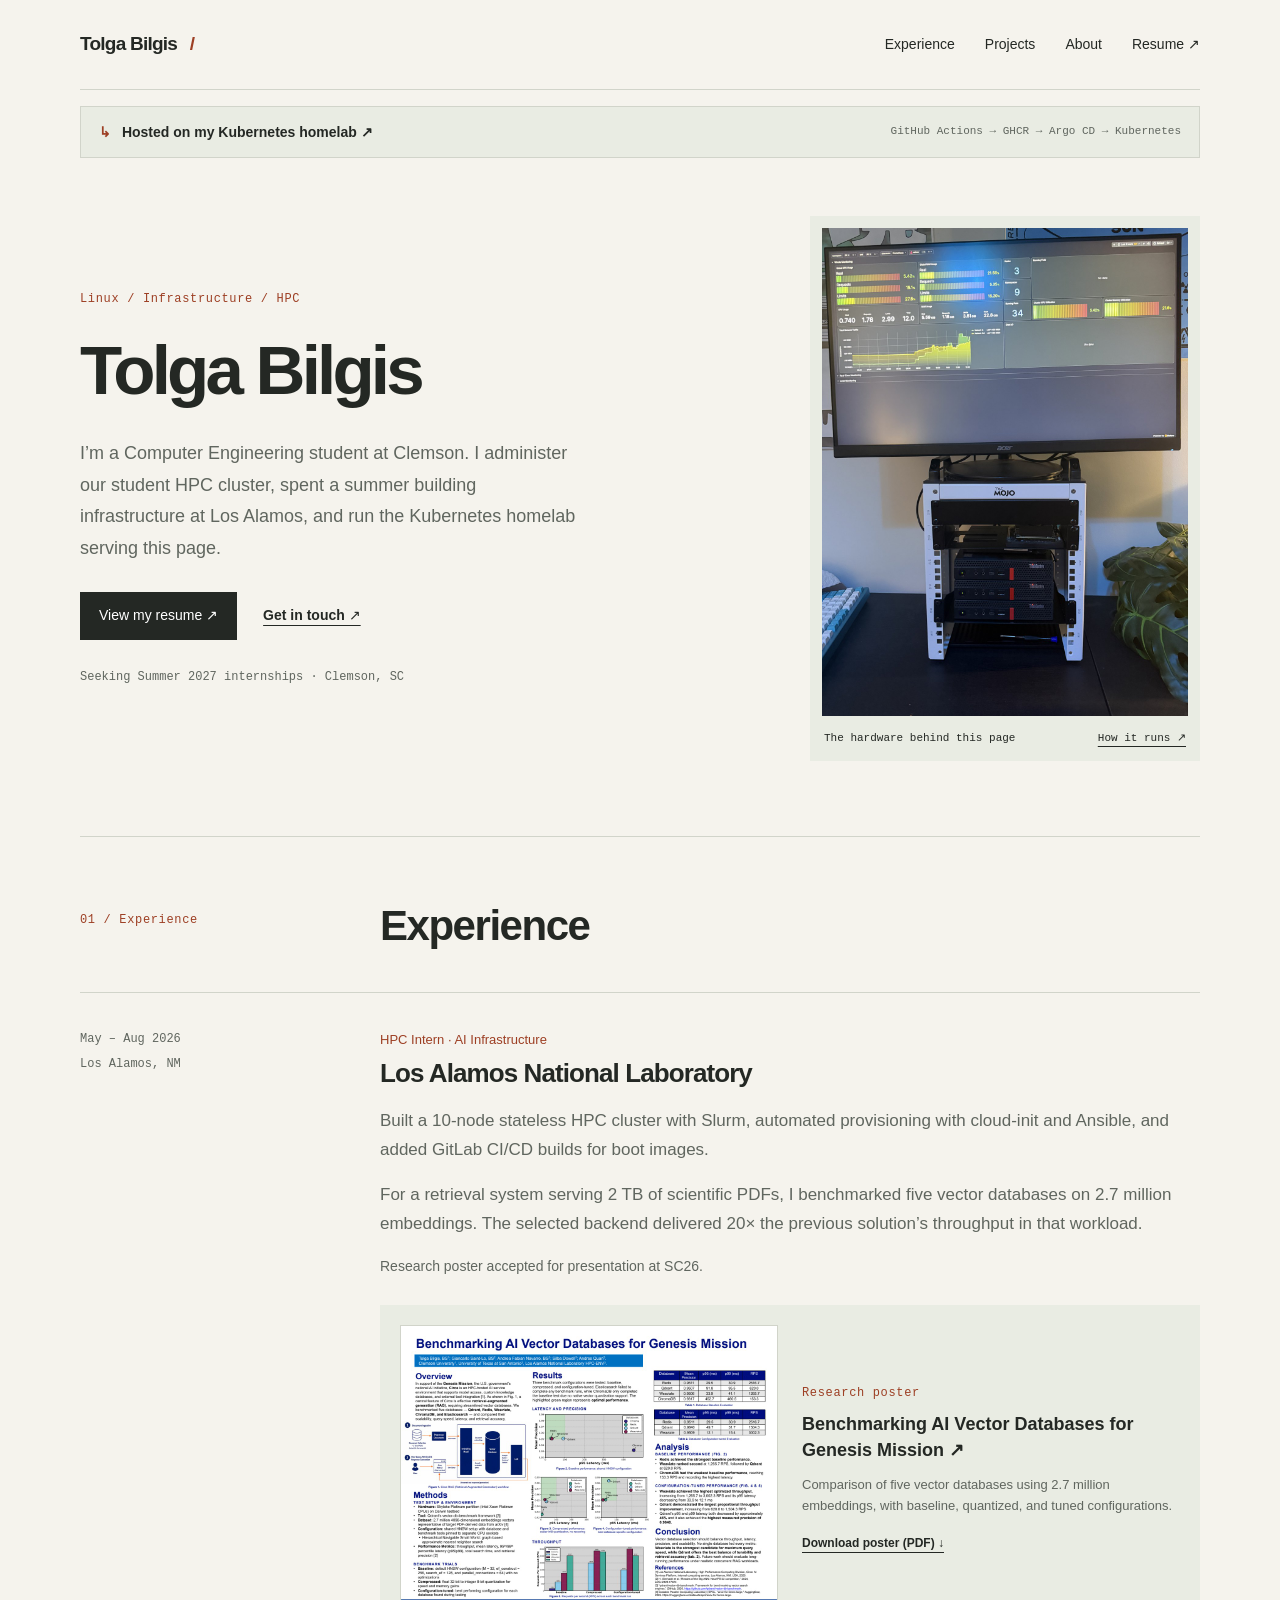
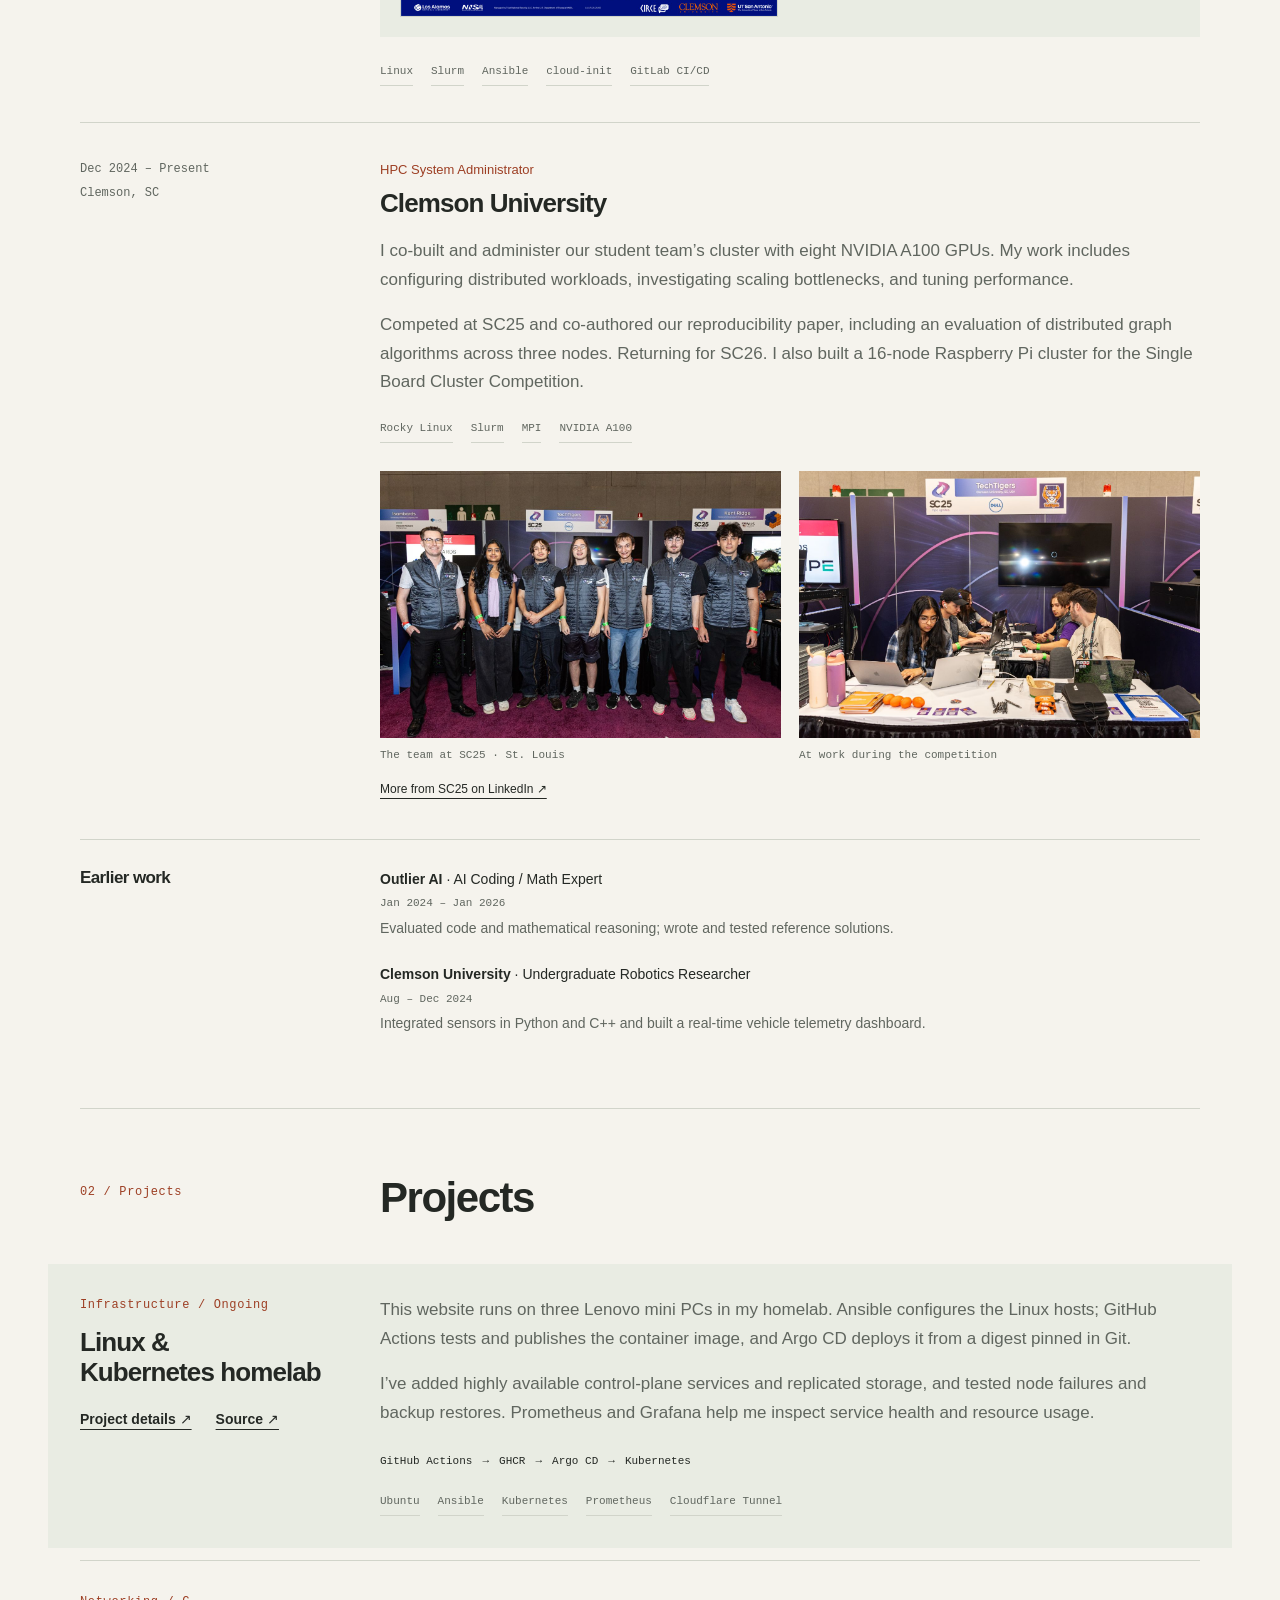
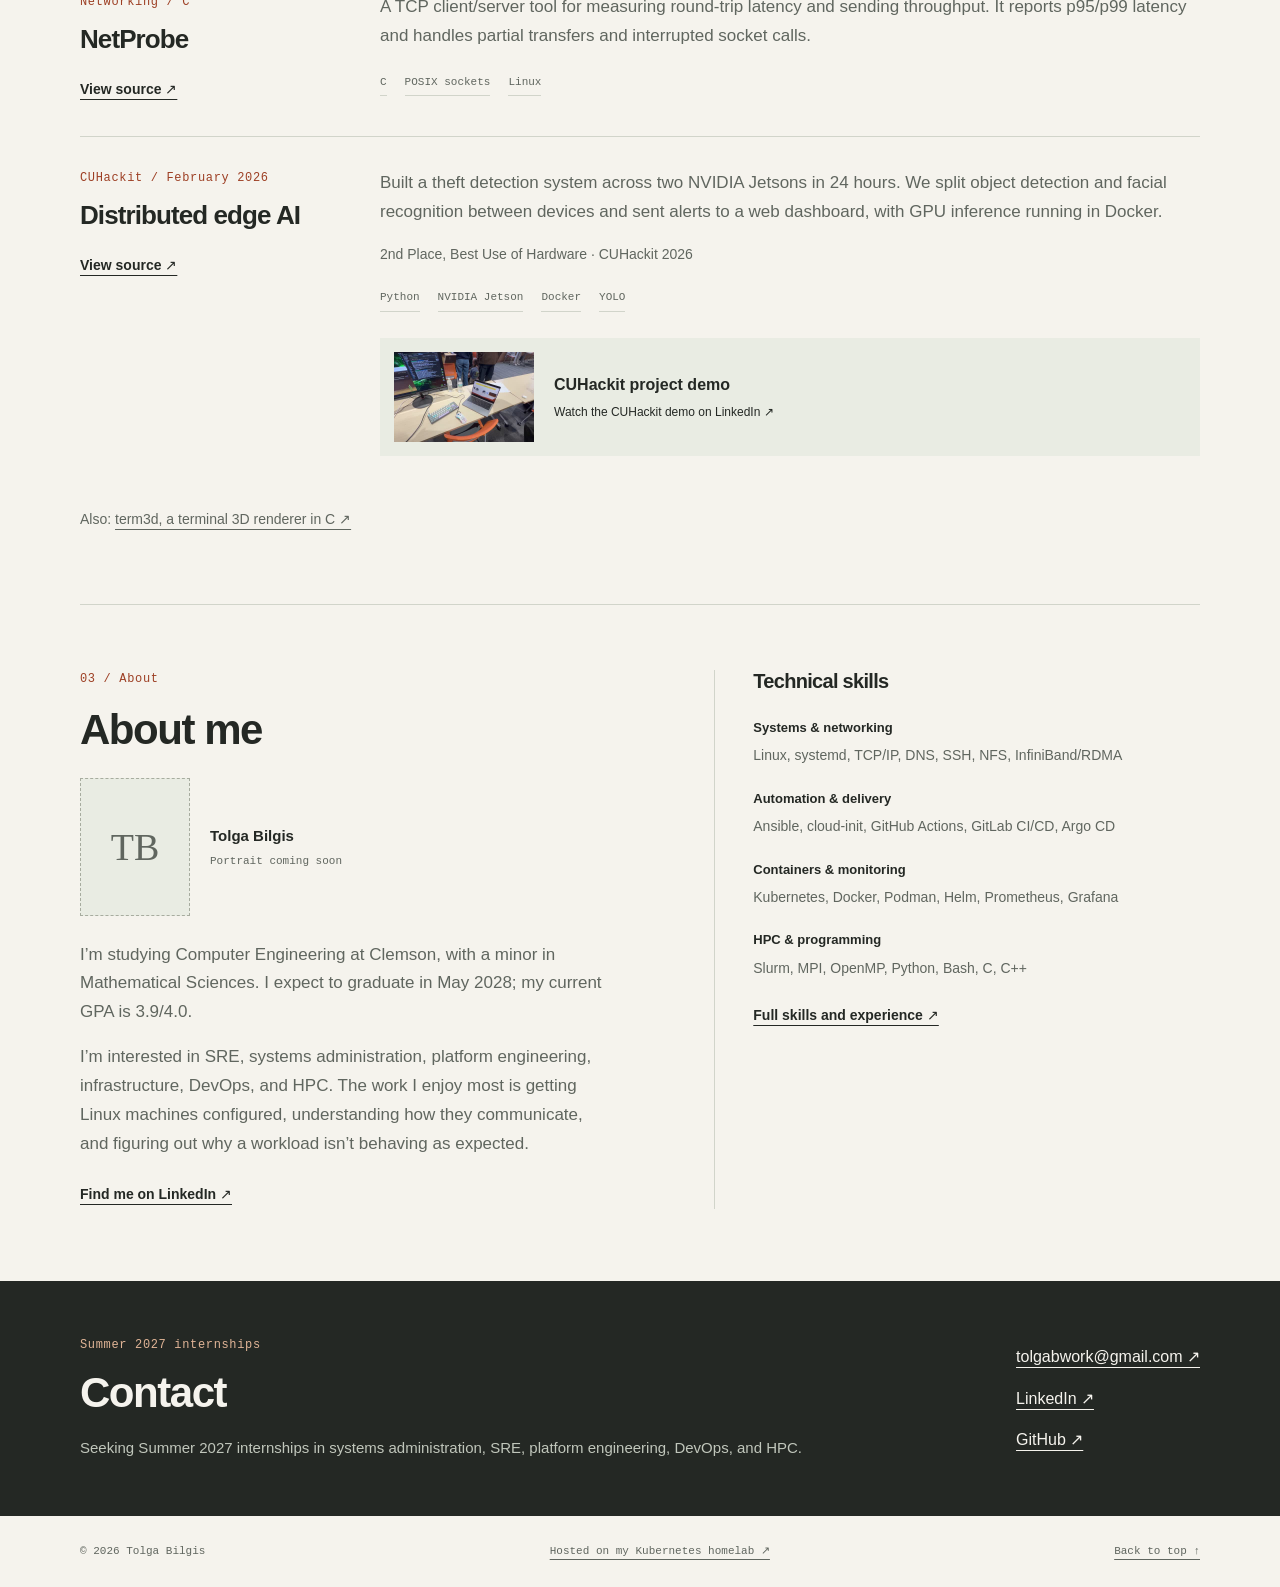
<file: index.html>
<!doctype html>
<html lang="en"><head><meta charset="utf-8"><meta name="viewport" content="width=device-width, initial-scale=1">
<meta name="description" content="Tolga Bilgis: Clemson Computer Engineering student, LANL HPC intern, and cluster administrator. Linux, Kubernetes, infrastructure automation, and HPC.">
<meta name="theme-color" content="#f5f3ed"><title>Tolga Bilgis | Systems & Infrastructure</title><link rel="icon" href="favicon.svg" type="image/svg+xml"><link rel="stylesheet" href="assets/styles.31947b52ca5a.css"><script src="assets/script.730c7ab6c1cc.js" defer></script></head><body>
<a class="skip-link" href="#main">Skip to content</a>
<header class="site-header container"><a class="wordmark" href="index.html">Tolga Bilgis<span class="mark"> / </span></a><button class="menu-toggle" aria-expanded="false" aria-controls="navigation" hidden>Menu</button><nav id="navigation" aria-label="Main navigation"><a href="index.html#experience">Experience</a><a href="index.html#work">Projects</a><a href="index.html#about">About</a><a href="assets/Tolga-Bilgis-Resume.6affb9c1d005.pdf">Resume ↗</a></nav></header>
<main id="main">
<div class="hosting-strip container"><a href="homelab.html"><span class="hosting-mark" aria-hidden="true">↳</span> Hosted on my Kubernetes homelab <span aria-hidden="true">↗</span></a><span>GitHub Actions → GHCR → Argo CD → Kubernetes</span></div>
<section class="hero container" aria-labelledby="intro-title"><div class="hero-copy"><p class="eyebrow">Linux / Infrastructure / HPC</p><h1 id="intro-title">Tolga Bilgis</h1><p class="intro">I’m a Computer Engineering student at Clemson. I administer our student HPC cluster, spent a summer building infrastructure at Los Alamos, and run the Kubernetes homelab serving this page.</p><div class="hero-actions"><a class="button" href="assets/Tolga-Bilgis-Resume.6affb9c1d005.pdf">View my resume ↗</a><a class="text-link" href="mailto:tolgabwork@gmail.com">Get in touch ↗</a></div><p class="availability">Seeking Summer 2027 internships <span>· Clemson, SC</span></p></div><figure class="lab-photo"><img src="assets/homelab-rack.jpeg" alt="My three Lenovo ThinkCentre homelab nodes below a monitor displaying Grafana." width="1200" height="1600" fetchpriority="high"><figcaption><span>The hardware behind this page</span><a href="homelab.html">How it runs ↗</a></figcaption></figure></section>
<section id="experience" class="section container" aria-labelledby="experience-title"><div class="section-heading"><p class="eyebrow">01 / Experience</p><h2 id="experience-title">Experience</h2></div>
<article class="experience-row"><div class="entry-meta"><p>May – Aug 2026</p><span>Los Alamos, NM</span></div><div><p class="role">HPC Intern · AI Infrastructure</p><h3>Los Alamos National Laboratory</h3><p>Built a 10-node stateless HPC cluster with Slurm, automated provisioning with cloud-init and Ansible, and added GitLab CI/CD builds for boot images.</p><p>For a retrieval system serving 2 TB of scientific PDFs, I benchmarked five vector databases on 2.7 million embeddings. The selected backend delivered 20× the previous solution’s throughput in that workload.</p><p class="entry-note">Research poster accepted for presentation at SC26.</p><figure class="research-poster"><a href="assets/BenchmarkingAIVectorDatabasesForGenesisMission.pdf" aria-label="Open research poster: Benchmarking AI Vector Databases for Genesis Mission"><img src="assets/lanl-research-poster.jpg" alt="Research poster comparing vector database throughput, latency, precision, and scalability for the Genesis Mission." width="1200" height="928" loading="lazy"></a><figcaption><span class="eyebrow">Research poster</span><a class="poster-title" href="assets/BenchmarkingAIVectorDatabasesForGenesisMission.pdf">Benchmarking AI Vector Databases for Genesis Mission ↗</a><p>Comparison of five vector databases using 2.7 million embeddings, with baseline, quantized, and tuned configurations.</p><a class="text-link" href="assets/BenchmarkingAIVectorDatabasesForGenesisMission.pdf" download>Download poster (PDF) ↓</a></figcaption></figure><ul class="tools" aria-label="LANL technologies"><li>Linux</li><li>Slurm</li><li>Ansible</li><li>cloud-init</li><li>GitLab CI/CD</li></ul></div></article>
<article class="experience-row"><div class="entry-meta"><p>Dec 2024 – Present</p><span>Clemson, SC</span></div><div><p class="role">HPC System Administrator</p><h3>Clemson University</h3><p>I co-built and administer our student team’s cluster with eight NVIDIA A100 GPUs. My work includes configuring distributed workloads, investigating scaling bottlenecks, and tuning performance.</p><p>Competed at SC25 and co-authored our reproducibility paper, including an evaluation of distributed graph algorithms across three nodes. Returning for SC26. I also built a 16-node Raspberry Pi cluster for the Single Board Cluster Competition.</p><ul class="tools" aria-label="Clemson technologies"><li>Rocky Linux</li><li>Slurm</li><li>MPI</li><li>NVIDIA A100</li></ul><div class="experience-photos"><figure><a href="assets/sc25-team.jpg" aria-label="View the SC25 team photo"><img src="assets/sc25-team.jpg" alt="Clemson's student cluster team at the SC25 competition booth." width="1280" height="853" loading="lazy"></a><figcaption>The team at SC25 · St. Louis</figcaption></figure><figure><a href="assets/sc25-at-work.jpg" aria-label="View the SC25 competition photo"><img src="assets/sc25-at-work.jpg" alt="Clemson teammates working on laptops beside the cluster during SC25." width="1280" height="853" loading="lazy"></a><figcaption>At work during the competition</figcaption></figure></div><a class="media-source" href="https://www.linkedin.com/feed/update/urn:li:activity:7399615057598300161/">More from SC25 on LinkedIn ↗</a></div></article>
<div class="earlier-work"><h3>Earlier work</h3><div><p><strong>Outlier AI</strong> · AI Coding / Math Expert <span class="date">Jan 2024 – Jan 2026</span></p><p>Evaluated code and mathematical reasoning; wrote and tested reference solutions.</p></div><div><p><strong>Clemson University</strong> · Undergraduate Robotics Researcher <span class="date">Aug – Dec 2024</span></p><p>Integrated sensors in Python and C++ and built a real-time vehicle telemetry dashboard.</p></div></div></section>
<section id="work" class="section container" aria-labelledby="work-title"><div class="section-heading"><p class="eyebrow">02 / Projects</p><h2 id="work-title">Projects</h2></div>
<article class="project featured"><div class="project-heading"><p class="eyebrow">Infrastructure / Ongoing</p><h3>Linux &amp;<br>Kubernetes homelab</h3><div class="project-links"><a class="text-link" href="homelab.html">Project details ↗</a><a class="text-link" href="https://github.com/TolgaBilgis/homelab">Source ↗</a></div></div><div><p>This website runs on three Lenovo mini PCs in my homelab. Ansible configures the Linux hosts; GitHub Actions tests and publishes the container image, and Argo CD deploys it from a digest pinned in Git.</p><p>I’ve added highly available control-plane services and replicated storage, and tested node failures and backup restores. Prometheus and Grafana help me inspect service health and resource usage.</p><div class="pipeline" aria-label="Deployment flow"><span>GitHub Actions</span><span aria-hidden="true">→</span><span>GHCR</span><span aria-hidden="true">→</span><span>Argo CD</span><span aria-hidden="true">→</span><span>Kubernetes</span></div><ul class="tools" aria-label="Homelab technologies"><li>Ubuntu</li><li>Ansible</li><li>Kubernetes</li><li>Prometheus</li><li>Cloudflare Tunnel</li></ul></div></article>
<article class="project"><div class="project-heading"><p class="eyebrow">Networking / C</p><h3>NetProbe</h3><a class="text-link" href="https://github.com/TolgaBilgis/NetProbe">View source ↗</a></div><div><p>A TCP client/server tool for measuring round-trip latency and sending throughput. It reports p95/p99 latency and handles partial transfers and interrupted socket calls.</p><ul class="tools" aria-label="NetProbe technologies"><li>C</li><li>POSIX sockets</li><li>Linux</li></ul></div></article>
<article class="project"><div class="project-heading"><p class="eyebrow">CUHackit / February 2026</p><h3>Distributed edge AI</h3><a class="text-link" href="https://github.com/coatlesss/Edge-AI-Parallel-Jetson-Surveillance-System">View source ↗</a></div><div><p>Built a theft detection system across two NVIDIA Jetsons in 24 hours. We split object detection and facial recognition between devices and sent alerts to a web dashboard, with GPU inference running in Docker.</p><p class="entry-note">2nd Place, Best Use of Hardware · CUHackit 2026</p><ul class="tools" aria-label="Edge AI technologies"><li>Python</li><li>NVIDIA Jetson</li><li>Docker</li><li>YOLO</li></ul><a class="demo-link" href="https://www.linkedin.com/feed/update/urn:li:activity:7438966141114314752/"><img src="assets/cuhackit-demo.jpg" alt="Preview of the CUHackit edge AI demonstration." width="400" height="225" loading="lazy"><span><strong>CUHackit project demo</strong><span>Watch the CUHackit demo on LinkedIn ↗</span></span></a></div></article><p class="more-projects">Also: <a href="https://github.com/TolgaBilgis/term3d">term3d, a terminal 3D renderer in C ↗</a></p></section>
<section id="about" class="section container about" aria-labelledby="about-title"><div><p class="eyebrow">03 / About</p><h2 id="about-title">About me</h2><figure class="portrait-placeholder" aria-label="Placeholder for a portrait of Tolga Bilgis"><div class="portrait-monogram" aria-hidden="true">TB</div><figcaption><strong>Tolga Bilgis</strong><span>Portrait coming soon</span></figcaption></figure><p>I’m studying Computer Engineering at Clemson, with a minor in Mathematical Sciences. I expect to graduate in May 2028; my current GPA is 3.9/4.0.</p><p>I’m interested in SRE, systems administration, platform engineering, infrastructure, DevOps, and HPC. The work I enjoy most is getting Linux machines configured, understanding how they communicate, and figuring out why a workload isn’t behaving as expected.</p><a class="text-link" href="https://www.linkedin.com/in/tolgabilgis">Find me on LinkedIn ↗</a></div><div class="skills"><h3>Technical skills</h3><dl><dt>Systems &amp; networking</dt><dd>Linux, systemd, TCP/IP, DNS, SSH, NFS, InfiniBand/RDMA</dd><dt>Automation &amp; delivery</dt><dd>Ansible, cloud-init, GitHub Actions, GitLab CI/CD, Argo CD</dd><dt>Containers &amp; monitoring</dt><dd>Kubernetes, Docker, Podman, Helm, Prometheus, Grafana</dd><dt>HPC &amp; programming</dt><dd>Slurm, MPI, OpenMP, Python, Bash, C, C++</dd></dl><a class="text-link" href="assets/Tolga-Bilgis-Resume.6affb9c1d005.pdf">Full skills and experience ↗</a></div></section>
<section id="contact" class="contact-section"><div class="container contact-inner"><div><p class="eyebrow">Summer 2027 internships</p><h2>Contact</h2><p>Seeking Summer 2027 internships in systems administration, SRE, platform engineering, DevOps, and HPC.</p></div><div class="contact-links"><a href="mailto:tolgabwork@gmail.com">tolgabwork@gmail.com ↗</a><a href="https://www.linkedin.com/in/tolgabilgis">LinkedIn ↗</a><a href="https://github.com/TolgaBilgis">GitHub ↗</a></div></div></section></main><footer class="container site-footer"><span>© <span data-year>2026</span> Tolga Bilgis</span><a href="homelab.html">Hosted on my Kubernetes homelab ↗</a><a href="#">Back to top ↑</a></footer></body></html>
</file>
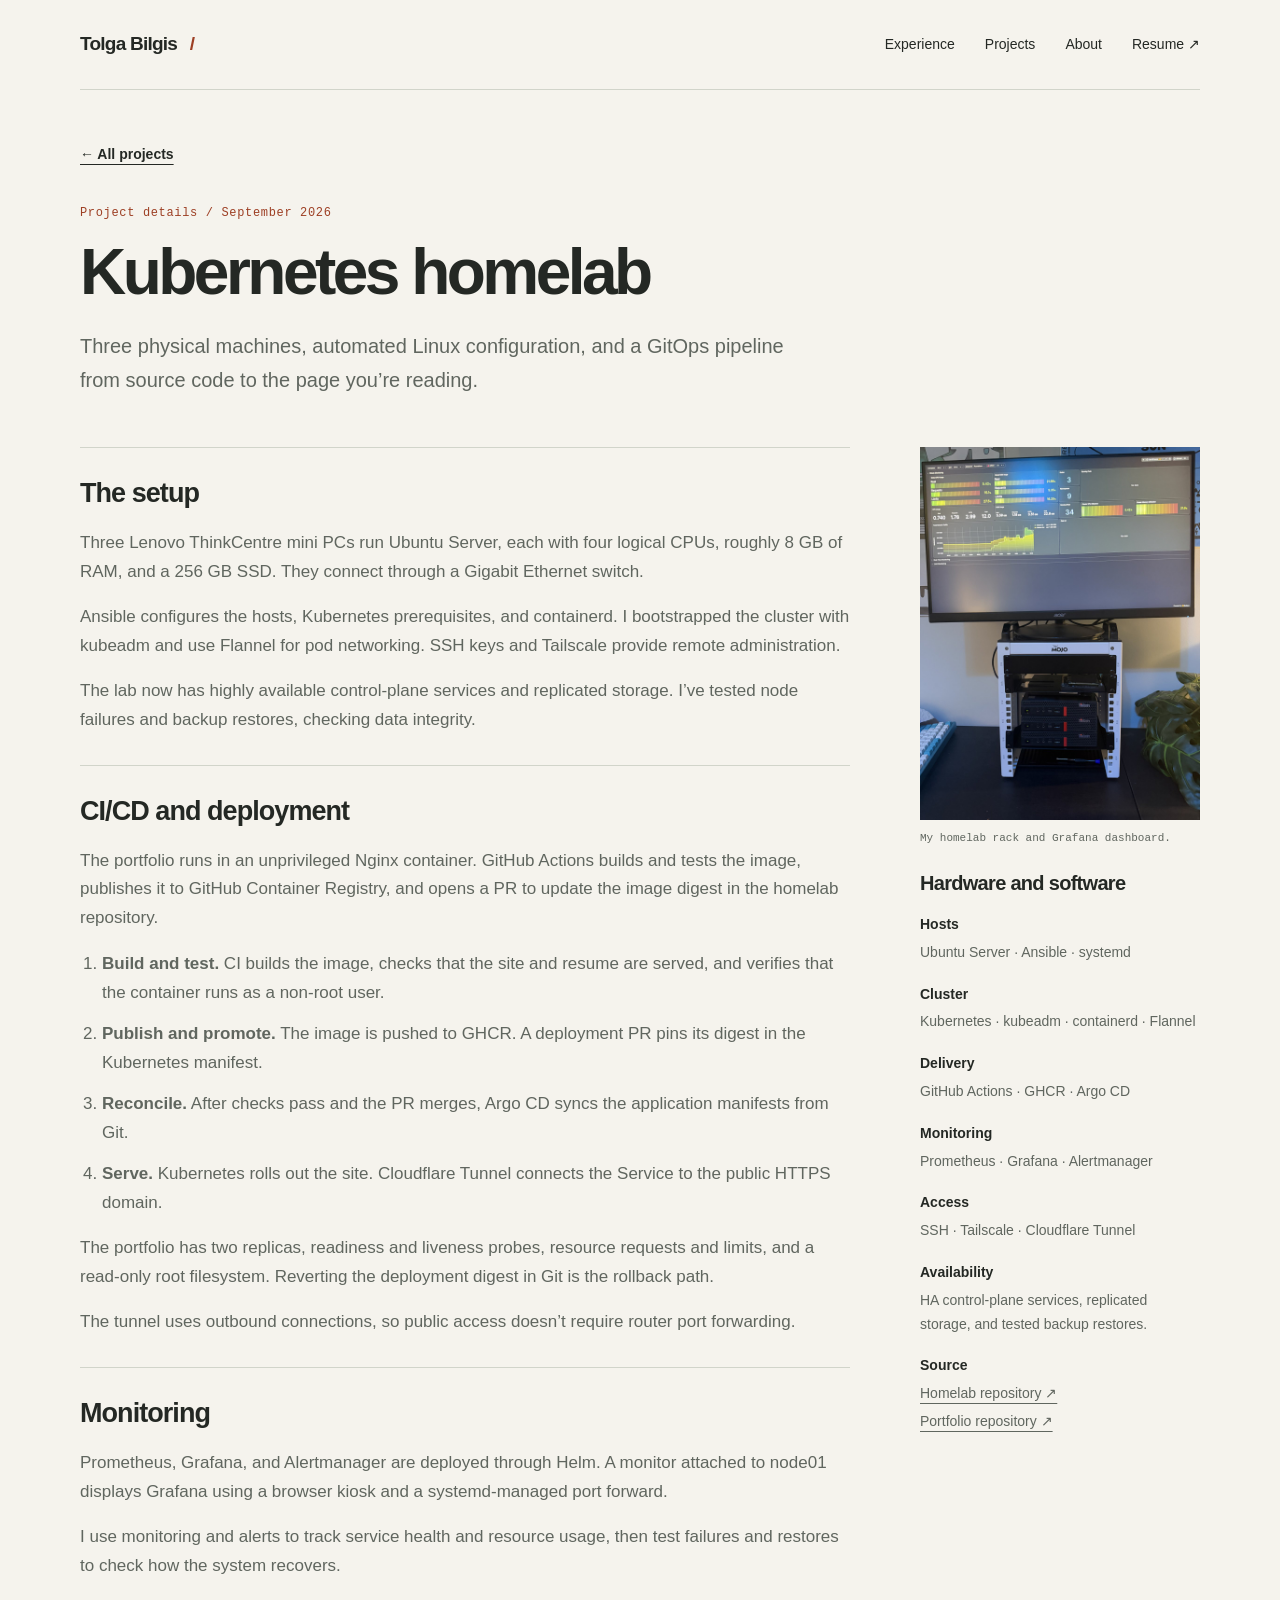
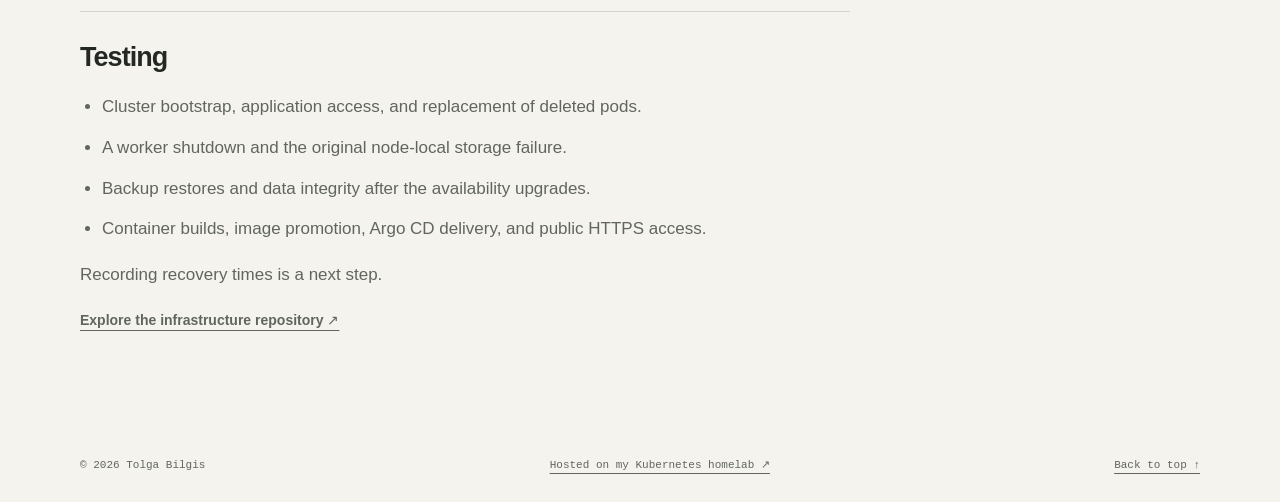
<file: homelab.html>
<!doctype html>
<html lang="en"><head><meta charset="utf-8"><meta name="viewport" content="width=device-width, initial-scale=1">
<meta name="description" content="Tolga Bilgis: Clemson Computer Engineering student, LANL HPC intern, and cluster administrator. Linux, Kubernetes, infrastructure automation, and HPC.">
<meta name="theme-color" content="#f5f3ed"><title>Homelab | Tolga Bilgis</title><link rel="icon" href="favicon.svg" type="image/svg+xml"><link rel="stylesheet" href="assets/styles.31947b52ca5a.css"><script src="assets/script.730c7ab6c1cc.js" defer></script></head><body>
<a class="skip-link" href="#main">Skip to content</a>
<header class="site-header container"><a class="wordmark" href="index.html">Tolga Bilgis<span class="mark"> / </span></a><button class="menu-toggle" aria-expanded="false" aria-controls="navigation" hidden>Menu</button><nav id="navigation" aria-label="Main navigation"><a href="index.html#experience">Experience</a><a href="index.html#work">Projects</a><a href="index.html#about">About</a><a href="assets/Tolga-Bilgis-Resume.6affb9c1d005.pdf">Resume ↗</a></nav></header>
<main id="main" class="container"><div class="case-header"><a class="text-link" href="index.html#work">← All projects</a><p class="eyebrow">Project details / September 2026</p><h1>Kubernetes homelab</h1><p class="lead">Three physical machines, automated Linux configuration, and a GitOps pipeline from source code to the page you’re reading.</p></div><div class="case-layout"><div class="case-content">
<section aria-labelledby="setup"><h2 id="setup">The setup</h2><p>Three Lenovo ThinkCentre mini PCs run Ubuntu Server, each with four logical CPUs, roughly 8 GB of RAM, and a 256 GB SSD. They connect through a Gigabit Ethernet switch.</p><p>Ansible configures the hosts, Kubernetes prerequisites, and containerd. I bootstrapped the cluster with kubeadm and use Flannel for pod networking. SSH keys and Tailscale provide remote administration.</p><p>The lab now has highly available control-plane services and replicated storage. I’ve tested node failures and backup restores, checking data integrity.</p></section>
<section aria-labelledby="delivery"><h2 id="delivery">CI/CD and deployment</h2><p>The portfolio runs in an unprivileged Nginx container. GitHub Actions builds and tests the image, publishes it to GitHub Container Registry, and opens a PR to update the image digest in the homelab repository.</p><ol class="delivery-steps"><li><strong>Build and test.</strong> CI builds the image, checks that the site and resume are served, and verifies that the container runs as a non-root user.</li><li><strong>Publish and promote.</strong> The image is pushed to GHCR. A deployment PR pins its digest in the Kubernetes manifest.</li><li><strong>Reconcile.</strong> After checks pass and the PR merges, Argo CD syncs the application manifests from Git.</li><li><strong>Serve.</strong> Kubernetes rolls out the site. Cloudflare Tunnel connects the Service to the public HTTPS domain.</li></ol><p>The portfolio has two replicas, readiness and liveness probes, resource requests and limits, and a read-only root filesystem. Reverting the deployment digest in Git is the rollback path.</p><p>The tunnel uses outbound connections, so public access doesn’t require router port forwarding.</p></section>
<section aria-labelledby="monitoring"><h2 id="monitoring">Monitoring</h2><p>Prometheus, Grafana, and Alertmanager are deployed through Helm. A monitor attached to node01 displays Grafana using a browser kiosk and a systemd-managed port forward.</p><p>I use monitoring and alerts to track service health and resource usage, then test failures and restores to check how the system recovers.</p></section>

<section aria-labelledby="checks"><h2 id="checks">Testing</h2><ul><li>Cluster bootstrap, application access, and replacement of deleted pods.</li><li>A worker shutdown and the original node-local storage failure.</li><li>Backup restores and data integrity after the availability upgrades.</li><li>Container builds, image promotion, Argo CD delivery, and public HTTPS access.</li></ul><p>Recording recovery times is a next step.</p><p><a class="text-link" href="https://github.com/TolgaBilgis/homelab">Explore the infrastructure repository ↗</a></p></section>
</div><aside class="case-aside" aria-label="Lab details"><figure><img src="assets/homelab-rack.jpeg" alt="Three ThinkCentre nodes beneath the homelab Grafana monitor." width="1200" height="1600"><figcaption>My homelab rack and Grafana dashboard.</figcaption></figure><h2>Hardware and software</h2><dl><dt>Hosts</dt><dd>Ubuntu Server · Ansible · systemd</dd><dt>Cluster</dt><dd>Kubernetes · kubeadm · containerd · Flannel</dd><dt>Delivery</dt><dd>GitHub Actions · GHCR · Argo CD</dd><dt>Monitoring</dt><dd>Prometheus · Grafana · Alertmanager</dd><dt>Access</dt><dd>SSH · Tailscale · Cloudflare Tunnel</dd><dt>Availability</dt><dd>HA control-plane services, replicated storage, and tested backup restores.</dd><dt>Source</dt><dd><a href="https://github.com/TolgaBilgis/homelab">Homelab repository ↗</a></dd><dd><a href="https://github.com/TolgaBilgis/portfolio-site">Portfolio repository ↗</a></dd></dl></aside></div></main><footer class="container site-footer"><span>© <span data-year>2026</span> Tolga Bilgis</span><a href="homelab.html">Hosted on my Kubernetes homelab ↗</a><a href="#">Back to top ↑</a></footer></body></html>
</file>
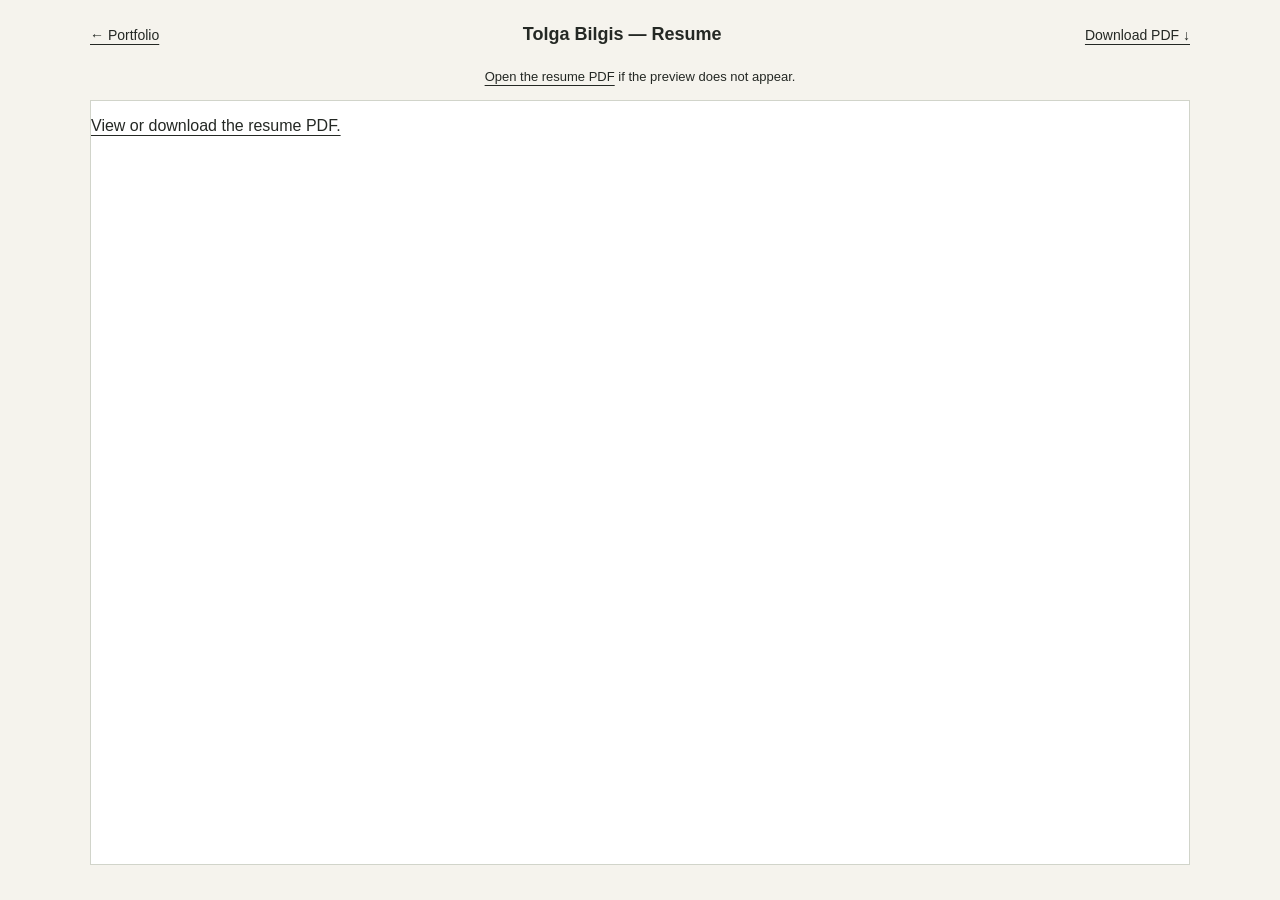
<file: resume.html>
<!doctype html>
<html lang="en">
<head>
  <meta charset="utf-8">
  <meta name="viewport" content="width=device-width, initial-scale=1">
  <meta name="description" content="Tolga Bilgis's original resume PDF.">
  <title>Resume | Tolga Bilgis</title>
  <link rel="icon" href="favicon.svg" type="image/svg+xml">
  <link rel="stylesheet" href="assets/resume.0d5b5d3fc251.css">
</head>
<body>
  <main>
    <header class="resume-toolbar">
      <a href="index.html">← Portfolio</a>
      <h1>Tolga Bilgis — Resume</h1>
      <a href="assets/Tolga-Bilgis-Resume.6affb9c1d005.pdf" download="TolgaRESUME10_09.pdf">Download PDF ↓</a>
    </header>
    <p class="resume-fallback"><a href="assets/Tolga-Bilgis-Resume.6affb9c1d005.pdf">Open the resume PDF</a> if the preview does not appear.</p>
    <object class="resume-viewer" data="assets/Tolga-Bilgis-Resume.6affb9c1d005.pdf" type="application/pdf" aria-label="Tolga Bilgis's resume">
      <p><a href="assets/Tolga-Bilgis-Resume.6affb9c1d005.pdf">View or download the resume PDF.</a></p>
    </object>
  </main>
</body>
</html>
</file>
<file: assets/styles.31947b52ca5a.css>
/* Local fonts, no framework, and readable content without JavaScript. */
:root{color-scheme:light;--bg:#f5f3ed;--ink:#242824;--muted:#60665f;--line:#d1d4ca;--accent:#9d3f24;--panel:#e9ece3;--mono:Consolas,"Liberation Mono",monospace;--sans:"Segoe UI",Arial,sans-serif}
*{box-sizing:border-box}html{scroll-behavior:smooth;scroll-padding-top:32px}body{margin:0;background:var(--bg);color:var(--ink);font:17px/1.7 var(--sans);-webkit-font-smoothing:antialiased}a{color:inherit;text-decoration-thickness:1px;text-underline-offset:5px}a:hover{color:var(--accent)}a:focus-visible,button:focus-visible{outline:2px solid var(--accent);outline-offset:6px}::selection{background:#e5c5af;color:var(--ink)}h1,h2,h3,p,figure{margin:0}p+p{margin-top:16px}h1,h2,h3{font-weight:550;line-height:1.15;letter-spacing:-.035em}h2{font-size:clamp(30px,3.3vw,42px)}h3{font-size:26px}img{display:block;max-width:100%}.container{width:min(1120px,calc(100% - 96px));margin-inline:auto}.eyebrow{font:12px/1.5 var(--mono);letter-spacing:.055em;color:var(--accent)}.skip-link{position:fixed;top:10px;left:10px;padding:12px;background:var(--ink);color:white;z-index:30;transform:translateY(-200%)}.skip-link:focus{transform:none}
.site-header{display:flex;justify-content:space-between;align-items:center;min-height:90px;border-bottom:1px solid var(--line);gap:24px}.wordmark{font-size:19px;font-weight:650;letter-spacing:-.04em;text-decoration:none}.mark{color:var(--accent);margin-left:8px}nav{display:flex;gap:30px;font-size:14px}nav a{text-decoration:none}.menu-toggle{display:none}.hosting-strip{display:flex;align-items:center;justify-content:space-between;gap:20px;padding-block:15px;border-bottom:1px solid var(--line);font:11px/1.6 var(--mono);color:var(--muted)}.hosting-strip>a{font:600 13px/1.6 var(--sans);color:var(--ink);text-decoration:none}.hosting-mark{color:var(--accent);margin-right:7px}.hosting-strip>a:hover{color:var(--accent)}.hero{display:grid;grid-template-columns:1.2fr 1fr;gap:88px;align-items:center;padding-block:58px 75px}.hero .eyebrow{margin-bottom:24px}h1{font-size:clamp(52px,5.8vw,78px);line-height:1.02;letter-spacing:-.055em}h1 em{font-family:Georgia,serif;font-weight:400;color:var(--accent)}.intro{margin-top:30px;max-width:500px;color:var(--muted);font-size:18px;line-height:1.75}.hero-actions{display:flex;align-items:center;gap:26px;margin-top:28px;font-size:14px}.button{display:inline-flex;gap:25px;padding:12px 19px;background:var(--ink);color:#fff;text-decoration:none}.button:hover{background:var(--accent);color:white}.text-link{font-weight:550;font-size:14px}.availability{font:12px/1.6 var(--mono);color:var(--muted);margin-top:28px}.availability span{white-space:nowrap}.lab-photo{transform:rotate(1deg);background:var(--panel);padding:12px 12px 0}.lab-photo img{width:100%;height:460px;object-fit:cover;object-position:center}.lab-photo figcaption{display:flex;justify-content:space-between;gap:12px;padding:14px 2px;font:11px/1.5 var(--mono)}.lab-photo a{white-space:nowrap}
.section{padding-block:65px 72px;border-top:1px solid var(--line)}.section-heading{display:grid;grid-template-columns:260px 1fr;gap:40px;margin-bottom:42px}.section-heading .eyebrow{padding-top:9px}.experience-row{display:grid;grid-template-columns:260px 1fr;gap:40px;padding-block:36px;border-top:1px solid var(--line)}.entry-meta{font:12px/1.7 var(--mono);color:var(--muted)}.entry-meta span{display:block;margin-top:4px}.role{font-size:13px;color:var(--accent);margin-bottom:8px}.experience-row h3{margin-bottom:18px}.experience-row p:not(.role),.project p:not(.eyebrow){color:var(--muted)}.entry-note{font-size:14px}.tools{display:flex;flex-wrap:wrap;gap:8px 18px;list-style:none;margin:23px 0 0;padding:0;font:11px/1.6 var(--mono);color:var(--muted)}.tools li{border-bottom:1px solid var(--line);padding-bottom:4px}.earlier-work{display:grid;grid-template-columns:260px 1fr;gap:22px 40px;border-top:1px solid var(--line);padding-top:28px;font-size:14px}.earlier-work h3{font-size:17px;grid-row:span 2}.earlier-work p+p{margin-top:4px;color:var(--muted)}.date{display:block;color:var(--muted);font:11px/1.6 var(--mono);margin-top:4px}.project{display:grid;grid-template-columns:260px 1fr;gap:40px;padding-block:32px;border-top:1px solid var(--line)}.project h3{margin:14px 0 20px}.project-links{display:flex;flex-wrap:wrap;gap:10px 24px}.featured{background:var(--panel);border:0;padding:32px;margin-inline:-32px;grid-template-columns:260px 1fr;margin-bottom:12px}.pipeline{display:flex;gap:10px;flex-wrap:wrap;margin-top:25px;font:11px/1.6 var(--mono);color:var(--ink)}.more-projects{font-size:14px;margin-top:20px;color:var(--muted)}.about{display:grid;grid-template-columns:1.1fr 1fr;gap:100px}.about h2{margin:18px 0 24px}.about p:not(.eyebrow){color:var(--muted)}.about .text-link{display:inline-block;margin-top:24px}.skills{border-left:1px solid var(--line);padding-left:38px}.skills h3{font-size:20px}.skills dl{margin:24px 0 0}.skills dt{font-size:13px;font-weight:650;margin-top:20px}.skills dd{margin:5px 0 0;color:var(--muted);font-size:14px}.contact-section{background:var(--ink);color:var(--bg);padding-block:55px}.contact-inner{display:flex;justify-content:space-between;gap:40px}.contact-section .eyebrow{color:#e0b496}.contact-section h2{margin:15px 0 18px}.contact-section p:not(.eyebrow){color:#c0c6bb;font-size:15px}.contact-links{display:flex;flex-direction:column;align-self:center;gap:14px;font-size:16px}.contact-section a:hover{color:#e0b496}.site-footer{display:flex;justify-content:space-between;gap:20px;padding-block:27px;color:var(--muted);font:11px/1.6 var(--mono)}
.case-header{padding-block:50px}.case-header .eyebrow{margin:35px 0 18px}.case-header h1{font-size:clamp(42px,5vw,66px)}.lead{font-size:20px;color:var(--muted);max-width:740px;margin-top:24px}.case-layout{display:grid;grid-template-columns:minmax(0,1fr) 280px;gap:70px;padding-bottom:65px}.case-content section{border-top:1px solid var(--line);padding-block:30px}.case-content h2{font-size:27px;margin-bottom:20px}.case-content p,.case-content li{color:var(--muted)}.case-content li+li{margin-top:12px}.case-content ul,.case-content ol{padding-left:22px}.case-aside{font-size:14px}.case-aside figure{margin-bottom:24px}.case-aside img{height:auto;width:100%}.case-aside figcaption{font:11px/1.6 var(--mono);color:var(--muted);margin-top:10px}.case-aside h2{font-size:20px}.case-aside dt{font-weight:650;margin-top:18px}.case-aside dd{margin:4px 0;color:var(--muted)}.case-callout{padding:22px;border-left:3px solid var(--accent);background:var(--panel);margin:24px 0}
@media(min-width:801px){.menu-toggle{display:none!important}}
@media(max-width:1000px){.hero{gap:40px}.lab-photo img{height:430px}.section-heading,.experience-row,.project{grid-template-columns:210px 1fr;gap:30px}.earlier-work{grid-template-columns:210px 1fr;gap:22px 30px}.about{gap:45px}.case-layout{gap:35px;grid-template-columns:minmax(0,1fr) 230px}.hosting-strip{flex-wrap:wrap;gap:5px}}
@media(max-width:800px){.container{width:calc(100% - 48px)}.site-header{min-height:80px;flex-wrap:wrap;padding-block:20px;gap:20px}nav{gap:22px;font-size:13px}.hero{padding-block:48px;gap:30px;grid-template-columns:1fr 0.8fr}h1{font-size:51px}.intro{font-size:16px}.lab-photo{padding:8px 8px 0}.lab-photo img{height:370px}.lab-photo figcaption{flex-direction:column;gap:5px}.hero-actions{gap:18px;flex-wrap:wrap}.availability span{display:block}.section{padding-block:42px}.section-heading,.experience-row,.project,.earlier-work{grid-template-columns:1fr;gap:18px}.section-heading{margin-bottom:30px}.entry-meta{display:flex;gap:20px;align-items:center}.entry-meta span{margin:0}.experience-row{padding-block:28px}.earlier-work h3{grid-row:auto}.featured{margin-inline:0;padding:24px}.project h3 br{display:none}.project h3{margin-bottom:16px}.about{gap:35px}.skills{padding-left:25px}.case-layout{grid-template-columns:1fr}.case-aside{border-top:1px solid var(--line);padding-top:25px}.case-aside figure{max-width:350px}.contact-inner{gap:30px}.contact-links{font-size:14px}.site-footer{flex-wrap:wrap}}
@media(max-width:560px){.container{width:calc(100% - 40px)}nav{width:100%;flex-wrap:wrap;gap:18px}.js .menu-toggle{display:block;font:13px var(--sans);border:1px solid var(--line);padding:6px 12px;background:transparent;color:var(--ink)}.js #navigation{display:none}.js #navigation.is-open{display:flex}.hero{grid-template-columns:1fr;gap:36px;padding-block:36px}.hero h1{font-size:58px}.hero .eyebrow{font-size:11px}.intro{max-width:100%}.lab-photo{transform:none}.lab-photo img{height:390px}.lab-photo figcaption{flex-direction:row}.availability span{display:inline}.hosting-strip>span{font-size:9px}.about{grid-template-columns:1fr}.skills{padding:25px 0 0;border-left:0;border-top:1px solid var(--line)}.contact-inner{flex-direction:column}.contact-links{align-self:start}.site-footer{gap:12px 24px}.site-footer>span{width:100%}.case-header{padding-block:30px}.lead{font-size:17px}}
@media(prefers-reduced-motion:reduce){html{scroll-behavior:auto}}

/* Keep the first screen balanced, including intermediate tablet widths. */
.hero{grid-template-columns:minmax(0,1.2fr) minmax(0,1fr);gap:64px}
.hero-copy,.project>div,.experience-row>div{min-width:0}
.lab-photo{width:100%;max-width:390px;justify-self:end;transform:none}
.lab-photo img{height:auto;aspect-ratio:3/4;object-fit:contain}
.lab-photo figcaption{flex-wrap:wrap;font-size:11px}
.hosting-strip{background:var(--panel);padding:14px 18px;margin-top:16px;border:1px solid var(--line)}
.hosting-strip>a{font-size:14px}.hosting-strip>span{line-height:1.8}
.hero-actions a{white-space:nowrap}
@media(min-width:561px) and (max-width:800px){.hero{gap:28px}.hero h1{font-size:clamp(40px,6.6vw,51px)}.lab-photo figcaption{flex-direction:column}.about{grid-template-columns:1fr}.skills{border-left:0;border-top:1px solid var(--line);padding:25px 0 0}}
@media(max-width:560px){.hero{grid-template-columns:minmax(0,1fr);gap:32px}.hero h1{font-size:clamp(46px,14vw,58px)}.lab-photo{max-width:none;justify-self:stretch}.lab-photo img{height:auto}.hosting-strip{padding:12px}.hosting-strip>span{font-size:10px}.lab-photo figcaption{flex-direction:row}}

.experience-photos{display:grid;grid-template-columns:1fr 1fr;gap:18px;margin-top:28px}.experience-photos img{width:100%;height:auto;aspect-ratio:1280/853;object-fit:contain}.experience-photos a{display:block}.experience-photos figcaption{font:11px/1.6 var(--mono);color:var(--muted);margin-top:9px}.media-source{display:inline-block;font-size:12px;margin-top:14px}.demo-link{display:flex;align-items:center;gap:20px;margin-top:26px;padding:14px;background:var(--panel);text-decoration:none}.demo-link img{width:140px;height:90px;object-fit:cover;flex-shrink:0}.demo-link>span{min-width:0}.demo-link strong{display:block;font-size:16px}.demo-link span span{display:block;font-size:12px;margin-top:4px}.portrait-placeholder{display:flex;align-items:center;gap:20px;margin:0 0 25px}.portrait-monogram{display:grid;place-items:center;width:110px;aspect-ratio:4/5;flex-shrink:0;border:1px dashed #a7ac9f;background:var(--panel);font:38px Georgia,serif;color:var(--muted)}.portrait-placeholder strong{display:block;font-size:15px}.portrait-placeholder figcaption span{display:block;font:11px/1.6 var(--mono);color:var(--muted);margin-top:5px}
@media(max-width:560px){.experience-photos{grid-template-columns:1fr;gap:22px}.demo-link{gap:14px}.demo-link img{width:95px;height:75px}.demo-link strong{font-size:14px}.demo-link span span{font-size:11px}}

.hero h1{font-size:clamp(44px,5.4vw,72px);line-height:1.1}
.research-poster{margin:26px 0;display:grid;grid-template-columns:minmax(0,1fr) minmax(0,1fr);gap:24px;align-items:center;padding:20px;background:var(--panel)}
.research-poster img{width:100%;height:auto;border:1px solid var(--line)}
.research-poster .eyebrow{display:block;margin-bottom:10px}
.poster-title{display:block;font-size:18px;font-weight:600;line-height:1.4;text-decoration:none}
.research-poster figcaption p{font-size:13px;line-height:1.6;margin:12px 0}
.research-poster .text-link{font-size:12px}
@media(max-width:650px){.research-poster{grid-template-columns:1fr;gap:18px;padding:16px}.research-poster img{max-height:330px;object-fit:contain;background:white}}
</file>
<file: assets/resume.0d5b5d3fc251.css>
:root{color-scheme:light;font-family:"Segoe UI",Arial,sans-serif;background:#f5f3ed;color:#242824}
*{box-sizing:border-box}body{margin:0}a{color:inherit;text-underline-offset:4px}a:hover{color:#9d3f24}a:focus-visible{outline:2px solid #9d3f24;outline-offset:5px}
.resume-toolbar{width:min(1100px,calc(100% - 40px));margin:24px auto;display:flex;align-items:center;justify-content:space-between;gap:20px;font-size:14px}.resume-toolbar h1{font-size:18px;margin:0;font-weight:600}.resume-fallback{text-align:center;font-size:13px;margin:16px 20px}.resume-viewer{display:block;width:min(1100px,calc(100% - 40px));height:calc(100vh - 135px);min-height:500px;margin:0 auto 20px;border:1px solid #d1d4ca;background:white}
@media(max-width:600px){.resume-toolbar{flex-wrap:wrap;gap:16px}.resume-toolbar h1{order:3;width:100%}.resume-viewer{width:100%;border-inline:0}}
</file>
